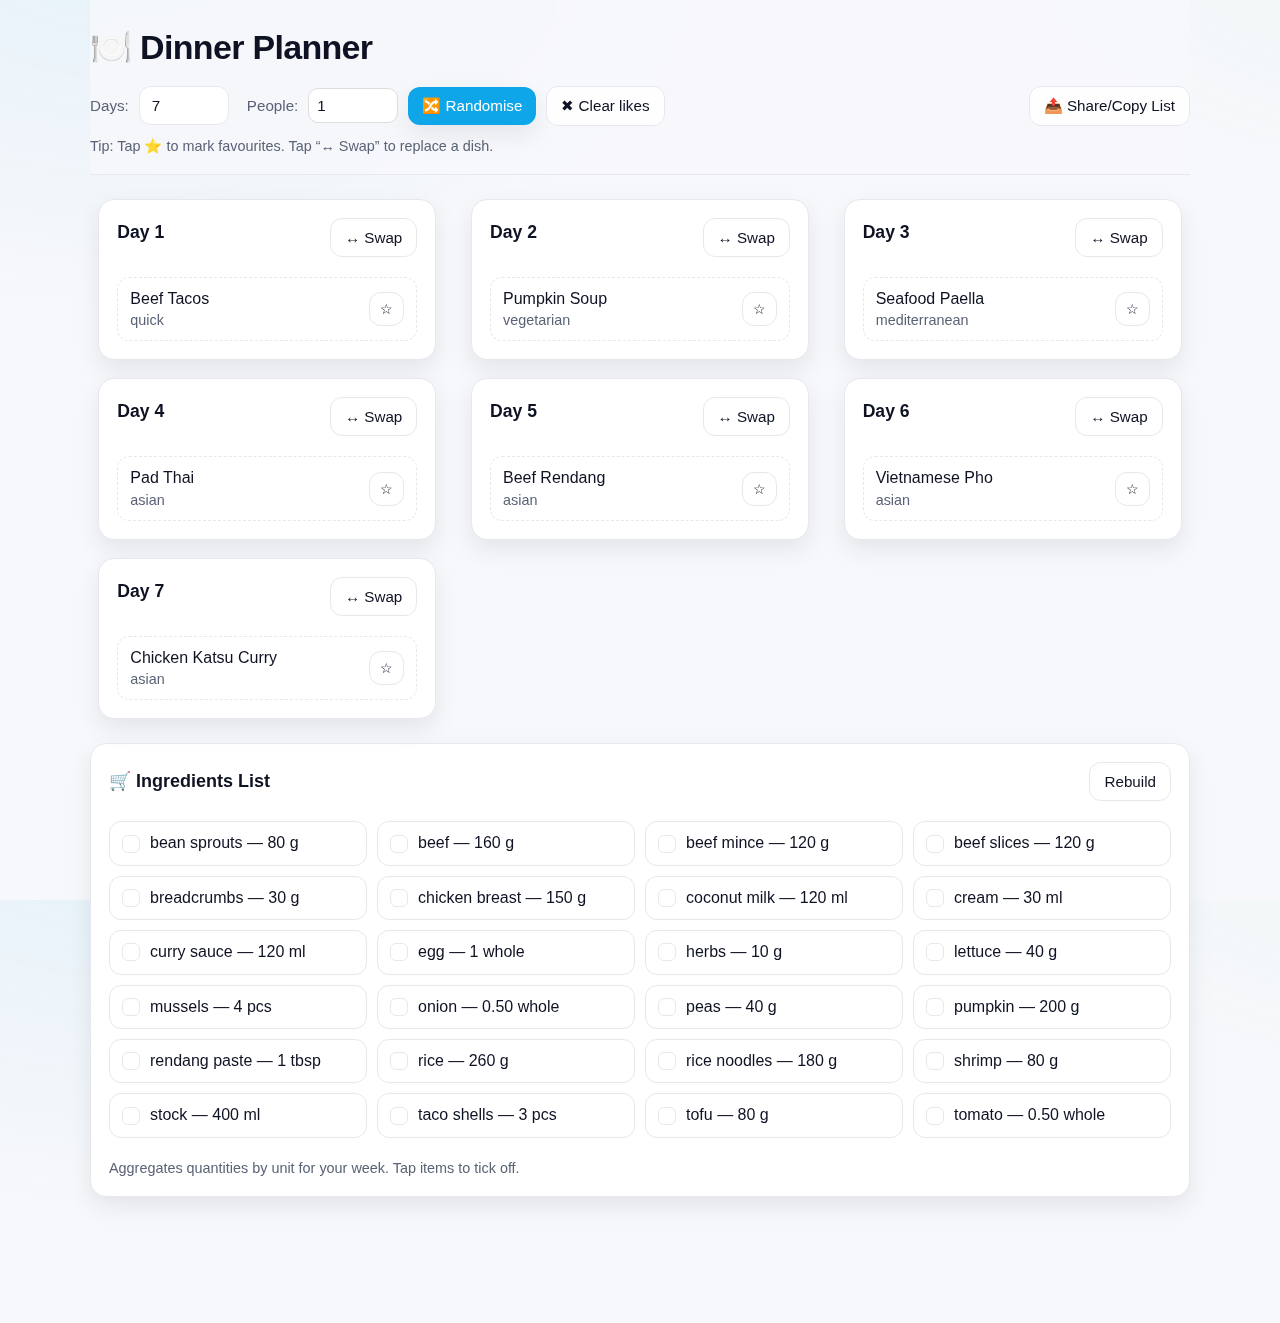
<file: index.html>
<!DOCTYPE html>
<html lang="en">

<head>
    <meta charset="UTF-8">
    <meta name="viewport" content="width=device-width, initial-scale=1.0">
    <title>Dinner Planner</title>
    <link rel="stylesheet" href="styles.css">
</head>

<body>
    <header>
        <h1>🍽️ Dinner Planner</h1>
        <div class="row">
            <label for="days">Days:</label>
            <select id="days"></select>
            <label for="people" style="margin-left:8px;">People:</label>
            <input id="people" type="number" min="1" max="12" value="1"
                style="width:64px;padding:8px;border:1px solid #ddd;border-radius:10px;">
            <!-- days options moved to JS -->
            <button id="randomize" class="primary">🔀 Randomise</button>
            <button id="clearLikes" class="ghost">✖︎ Clear likes</button>
            <span class="spacer"></span>
            <button id="shareList" class="ghost">📤 Share/Copy List</button>
        </div>
        <div class="small">Tip: Tap ⭐ to mark favourites. Tap “↔ Swap” to replace a dish.</div>
    </header>

    <section id="plan" class="grid"></section>

    <section class="card">
        <div class="title-row">
            <h2 style="margin:0;font-size:18px;">🛒 Ingredients List</h2>
            <button id="rebuild" class="ghost">Rebuild</button>
        </div>
        <ul id="shoppingList"></ul>
        <div class="small">Aggregates quantities by unit for your week. Tap items to tick off.</div>
    </section>

    <!-- <section class="card">
        <div class="title-row">
            <h2 style="margin:0;font-size:18px;">✏️ Edit Dishes (Advanced)</h2>
            <button id="saveDishes" class="ghost">Save</button>
        </div>
        <div class="small">Add or edit dishes below (valid JSON). Changes are stored on this device. You can paste more
            recipes anytime.</div>
        <textarea id="dishesEditor"></textarea>
    </section> -->

    <div class="footer"></div>
</body>

<script src="app.js"></script>

</html>
</file>
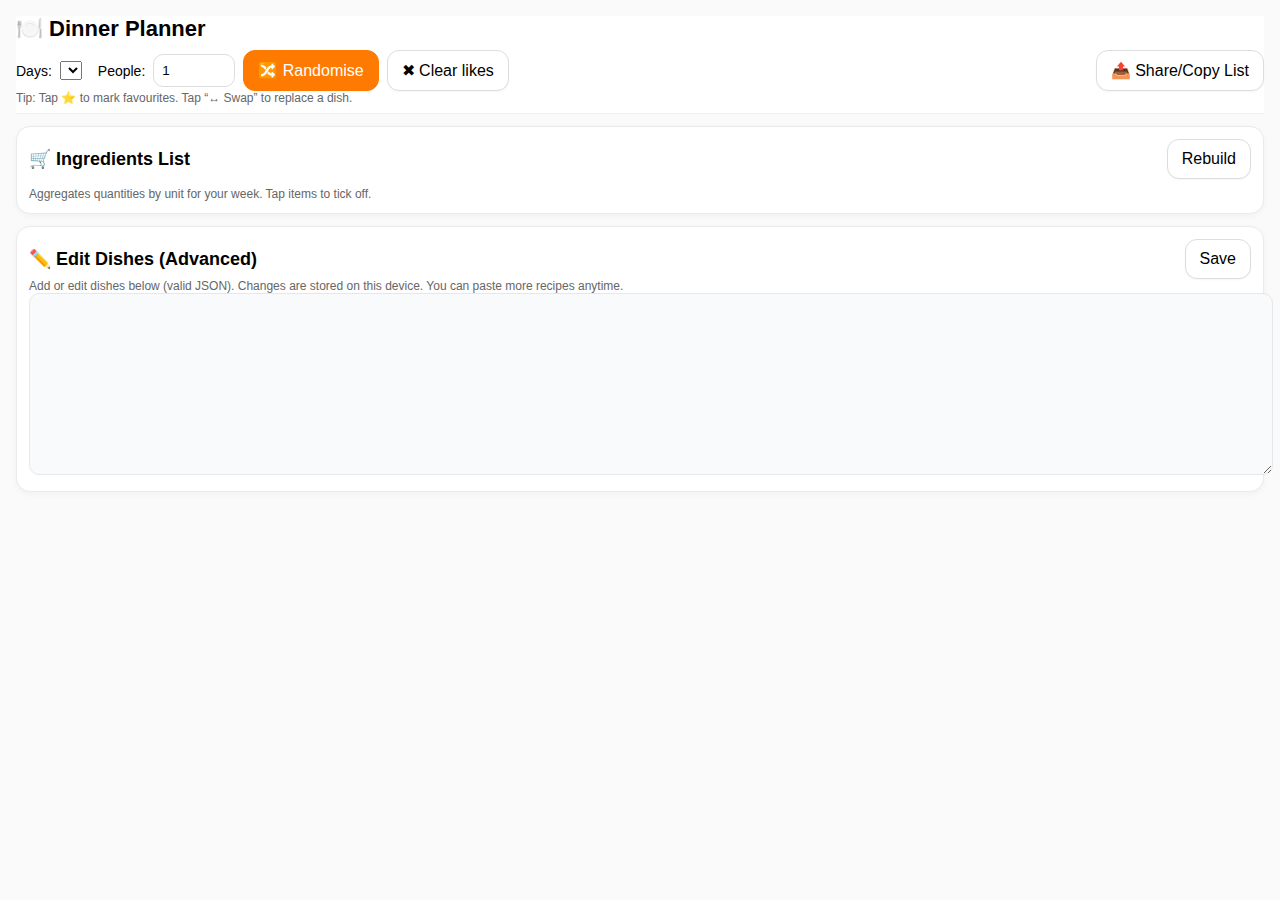
<file: dinner-planner-pwa/index.html>
<!doctype html>
<html lang="en">
<head>
  <meta charset="utf-8">
  <meta name="viewport" content="width=device-width, initial-scale=1">
  <title>Dinner Planner</title>
  <link rel="manifest" href="manifest.webmanifest">
  <meta name="apple-mobile-web-app-capable" content="yes">
  <meta name="apple-mobile-web-app-status-bar-style" content="default">
  <meta name="apple-mobile-web-app-title" content="Dinner Planner">
  <link rel="apple-touch-icon" href="icons/icon-192.png">
  <style>
    body { font-family: -apple-system, BlinkMacSystemFont, "Segoe UI", Roboto, Helvetica, Arial, sans-serif; 
      margin:0; padding:16px; background:#fafafa; }
    header { position: sticky; top: 0; background: white; padding-bottom: 8px; z-index: 10; border-bottom:1px solid #eee; }
    h1 { font-size: 22px; margin: 0 0 8px 0; }
    .row { display: flex; gap: 8px; align-items: center; flex-wrap: wrap; }
    button { padding: 10px 14px; border: 1px solid #ddd; border-radius: 12px; background: #ffffff; font-size: 16px; box-shadow: 0 1px 2px rgba(0,0,0,0.04); }
    button.primary { background: #ff7a00; color: white; border-color: #ff7a00; }
    button.ghost { background: white; }
    .card { border: 1px solid #eaeaea; border-radius: 14px; padding: 12px; margin: 12px 0; background:#fff; box-shadow: 0 2px 6px rgba(0,0,0,0.04); }
    .title-row { display:flex; justify-content: space-between; align-items:center; }
    .pill { font-size: 12px; padding: 2px 8px; border:1px solid #ddd; border-radius: 999px; background:#fff7ed; }
    ul { margin: 8px 0 0 18px; }
    .small { font-size: 12px; color: #666; }
    .grid { display:grid; grid-template-columns: 1fr; gap: 8px; }
    .footer { height: 24px; }
    textarea { width: 100%; min-height: 160px; font-size: 15px; background:#f9fafb; border-radius:10px; border:1px solid #e5e7eb; padding:10px; }
    label { font-size:14px; }
    .spacer { flex: 1; }
    .check { cursor:pointer; }
    .tag { font-size: 11px; padding: 2px 6px; border-radius: 999px; background:#eef2ff; margin-left:6px; }
  </style>
</head>
<body>
  <header>
    <h1>🍽️ Dinner Planner</h1>
    <div class="row">
      <label for="days">Days:</label>
      <select id="days"></select>
      <label for="people" style="margin-left:8px;">People:</label>
      <input id="people" type="number" min="1" max="12" value="1" style="width:64px;padding:8px;border:1px solid #ddd;border-radius:10px;">
      <!-- days options moved to JS -->
      <button id="randomize" class="primary">🔀 Randomise</button>
      <button id="clearLikes" class="ghost">✖︎ Clear likes</button>
      <span class="spacer"></span>
      <button id="shareList" class="ghost">📤 Share/Copy List</button>
    </div>
    <div class="small">Tip: Tap ⭐ to mark favourites. Tap “↔ Swap” to replace a dish.</div>
  </header>

  <section id="plan" class="grid"></section>

  <section class="card">
    <div class="title-row">
      <h2 style="margin:0;font-size:18px;">🛒 Ingredients List</h2>
      <button id="rebuild" class="ghost">Rebuild</button>
    </div>
    <ul id="shoppingList"></ul>
    <div class="small">Aggregates quantities by unit for your week. Tap items to tick off.</div>
  </section>

  <section class="card">
    <div class="title-row">
      <h2 style="margin:0;font-size:18px;">✏️ Edit Dishes (Advanced)</h2>
      <button id="saveDishes" class="ghost">Save</button>
    </div>
    <div class="small">Add or edit dishes below (valid JSON). Changes are stored on this device. You can paste more recipes anytime.</div>
    <textarea id="dishesEditor"></textarea>
  </section>

  <div class="footer"></div>

  <script src="app.js"></script>
</body>
</html>
</file>
<file: styles.css>
/*
  Dinner Planner — styles.css
  Modern, responsive, accessible styling with light/dark support.
*/

/* =====================
   Design tokens
   ===================== */
:root {
  --bg: #0b0c0f;               /* fallback before light sets in */
  --card: #111319;
  --text: #e7e9ee;
  --muted: #a9b0be;
  --border: #242837;
  --primary: #6ee7b7;          /* mint */
  --primary-contrast: #0b1220;
  --shadow: 0 10px 30px rgba(0,0,0,0.25);

  --radius: 16px;
  --radius-sm: 12px;
  --space-1: 6px;
  --space-2: 10px;
  --space-3: 14px;
  --space-4: 18px;
  --space-5: 24px;
  --space-6: 32px;
}

@media (prefers-color-scheme: light) {
  :root {
    --bg: #f7f8fb;
    --card: #ffffff;
    --text: #0e1222;
    --muted: #5a6376;
    --border: #e6e8ee;
    --primary: #0ea5e9;        /* sky */
    --primary-contrast: #ffffff;
    --shadow: 0 10px 24px rgba(9, 16, 31, 0.08);
  }
}

/* =====================
   Base
   ===================== */
* { box-sizing: border-box; }

html, body { height: 100%; }

body {
  margin: 0;
  font-family: ui-sans-serif, -apple-system, BlinkMacSystemFont, "Segoe UI", Roboto, Helvetica, Arial, "Apple Color Emoji", "Segoe UI Emoji";
  color: var(--text);
  background: radial-gradient(1200px 800px at 10% -10%, rgba(14,165,233,0.08), transparent 50%),
              radial-gradient(900px 700px at 110% -20%, rgba(110,231,183,0.08), transparent 50%),
              var(--bg);
  line-height: 1.4;
}

main, header, section { width: min(1100px, 92vw); margin: 0 auto; }

/* =====================
   Header / toolbar
   ===================== */
header {
  position: sticky;
  top: 0;
  backdrop-filter: saturate(1.2) blur(10px);
  background: color-mix(in oklab, var(--bg), transparent 20%);
  border-bottom: 1px solid var(--border);
  padding: var(--space-5) 0 var(--space-4);
  z-index: 50;
}

header h1 {
  margin: 0 0 var(--space-3) 0;
  font-size: clamp(26px, 3vw, 34px);
  letter-spacing: -0.02em;
}

.row { display: flex; align-items: center; gap: var(--space-2); flex-wrap: wrap; }
label { font-size: 0.95rem; color: var(--muted); }

/* =====================
   Form controls
   ===================== */
select, input[type="number"] {
  appearance: none;
  -webkit-appearance: none;
  border: 1px solid var(--border);
  background: var(--card);
  color: var(--text);
  padding: 10px 12px;
  border-radius: var(--radius-sm);
  font-size: 0.95rem;
  min-width: 90px;
  outline: none;
  transition: box-shadow 160ms ease, border-color 160ms ease, transform 80ms ease;
}

#people { width: 72px !important; }

select:focus-visible, input[type="number"]:focus-visible {
  border-color: var(--primary);
  box-shadow: 0 0 0 4px color-mix(in oklab, var(--primary), transparent 80%);
}

/* =====================
   Buttons
   ===================== */
button {
  border: none;
  border-radius: var(--radius-sm);
  padding: 10px 14px;
  font-size: 0.95rem;
  cursor: pointer;
  transition: transform 80ms ease, box-shadow 160ms ease, background-color 160ms ease, opacity 160ms ease;
  box-shadow: var(--shadow);
}

button:active { transform: translateY(1px) scale(0.99); }
button:disabled { opacity: 0.5; cursor: not-allowed; box-shadow: none; }

button.primary { background: var(--primary); color: var(--primary-contrast); }

button.ghost {
  background: color-mix(in oklab, var(--card), transparent 10%);
  color: var(--text);
  border: 1px solid var(--border);
  box-shadow: none;
}

button:hover { filter: brightness(1.02); }
button.ghost:hover { background: color-mix(in oklab, var(--card), white 2%); }

.spacer { flex: 1; }
.small { margin-top: var(--space-2); font-size: 0.9rem; color: var(--muted); }

/* =====================
   Grid of cards (meals & per-meal ingredients)
   ===================== */
.grid {
  display: grid;
  /* Use auto-fill so columns stay evenly spaced and don't stretch weirdly */
  grid-template-columns: repeat(auto-fill, minmax(280px, 1fr));
  gap: var(--space-4);
  padding: var(--space-5) 0;
  align-items: start;            /* prevent equal-height stretching that makes cards "connect" */
  justify-items: stretch;        /* cards fill their column width neatly */
  grid-auto-rows: minmax(160px, auto); /* consistent minimum height, grows as needed */
}

/* Make sure each direct card starts at the top of its grid track */
.grid > .card {
  background: var(--card);
  border: 1px solid var(--border);
  border-radius: var(--radius);
  padding: var(--space-4);
  box-shadow: var(--shadow);
  display: flex;
  flex-direction: column;
  gap: var(--space-2);
  /* Remove forced stretching; rely on grid-auto-rows for baseline height */
  min-height: 0;
  width: auto;
}


.card {
  background: var(--card);
  border: 1px solid var(--border);
  border-radius: var(--radius);
  padding: var(--space-4);
  box-shadow: var(--shadow);
  display: flex;
  flex-direction: column;
  gap: var(--space-2);
  min-height: 140px; /* ensures consistent size without linking items visually */
}

.card h3, .card h2 { margin: 0 0 var(--space-2) 0; font-size: 1.1rem; }

.title-row { display: flex; align-items: center; justify-content: space-between; gap: var(--space-2); margin-bottom: var(--space-2); }

/* Dish row */
.dish {
  display: grid;
  grid-template-columns: 1fr auto;
  align-items: center;
  gap: var(--space-2);
  padding: 10px 12px;
  border: 1px dashed var(--border);
  border-radius: var(--radius-sm);
  background: color-mix(in oklab, var(--card), transparent 8%);
  width: 300px;
}

.dish .meta { font-size: 0.9rem; color: var(--muted); }
.dish .actions { display: flex; gap: 6px; }
.dish .actions button { padding: 8px 10px; font-size: 0.9rem; }

.fave { color: #f59e0b; }

/* Per-meal ingredients card */
.card.ingredients ul { list-style: none; padding: 0; margin: 0; display: grid; gap: 8px; }
.card.ingredients li {
  border: 1px solid var(--border);
  border-radius: var(--radius-sm);
  padding: 8px 10px;
  background: color-mix(in oklab, var(--card), transparent 6%);
  font-size: 0.95rem;
}

/* =====================
   Weekly aggregated Shopping list (bottom section)
   ===================== */
#shoppingList { list-style: none; margin: 0; padding: 0; display: grid; grid-template-columns: repeat(auto-fit, minmax(240px, 1fr)); gap: var(--space-2); }
#shoppingList li {
  border: 1px solid var(--border);
  background: color-mix(in oklab, var(--card), transparent 6%);
  padding: 10px 12px;
  border-radius: var(--radius-sm);
  display: flex;
  align-items: center;
  gap: 10px;
  cursor: pointer;
  user-select: none;
  transition: background-color 160ms ease, opacity 160ms ease, text-decoration-color 160ms ease;
}
#shoppingList li::before { content: ""; width: 16px; height: 16px; border-radius: 6px; border: 1.5px solid var(--border); display: inline-block; }
#shoppingList li.done { text-decoration: line-through; text-decoration-thickness: 2px; text-decoration-color: color-mix(in oklab, var(--primary), transparent 40%); opacity: 0.6; }
#shoppingList li.done::before { background: var(--primary); border-color: var(--primary); }

/* =====================
   Footer spacer
   ===================== */
.footer { height: 14vh; }

/* =====================
   Utilities & animations
   ===================== */
.hidden { display: none !important; }
.muted { color: var(--muted); }
.center { text-align: center; }

@keyframes popIn { from { transform: scale(0.98); opacity: 0; } to { transform: scale(1); opacity: 1; } }
.card, .dish, #shoppingList li { animation: popIn 180ms ease-out; }

/* =====================
   Accessibility
   ===================== */
:focus-visible { outline: none; box-shadow: 0 0 0 4px color-mix(in oklab, var(--primary), transparent 75%); }

/* Improve hit targets on small screens */
@media (max-width: 520px) { button, select, input[type="number"] { padding: 12px 14px; } }

/* =====================
   Print-friendly list (optional)
   ===================== */
@media print {
  header, .grid, .footer, .small, .ghost, .primary { display: none !important; }
  section.card { box-shadow: none; border: none; }
  body { background: #fff; color: #000; }
  #shoppingList { grid-template-columns: repeat(2, 1fr); }
}
</file>
